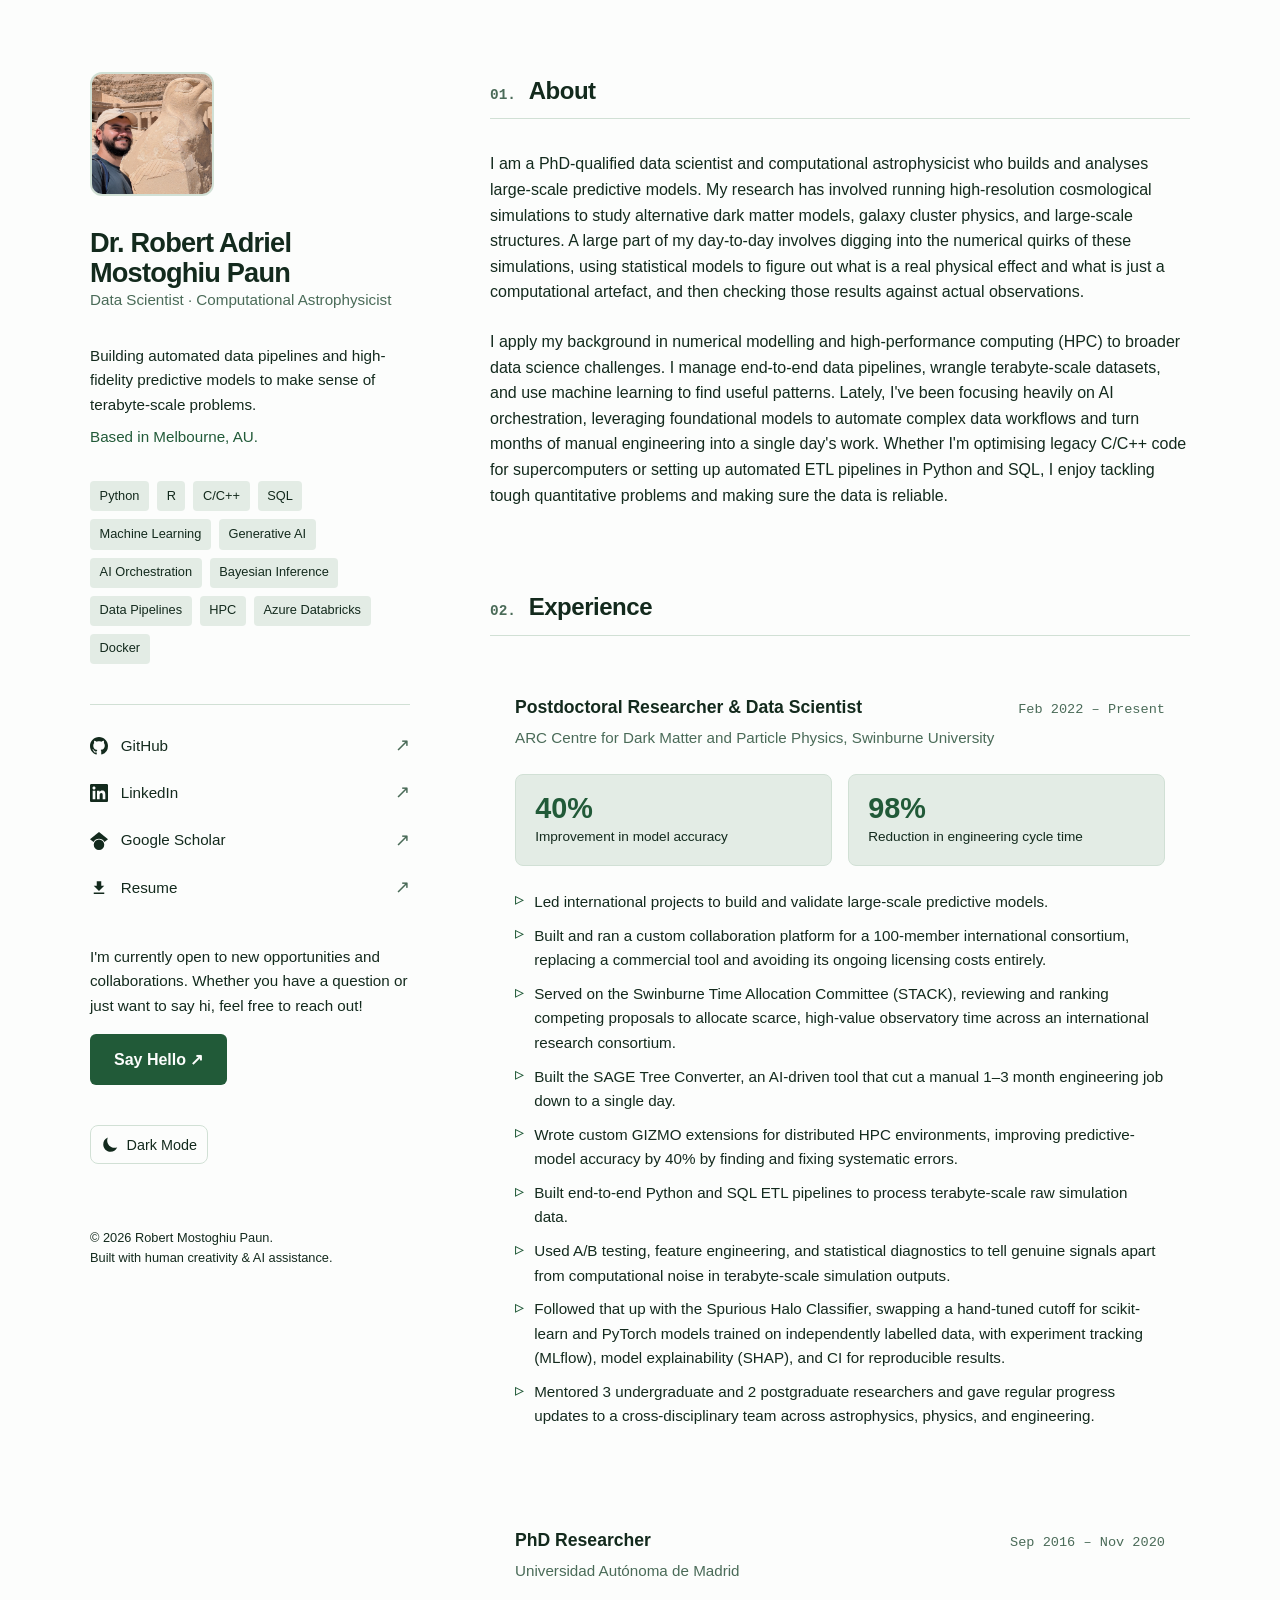
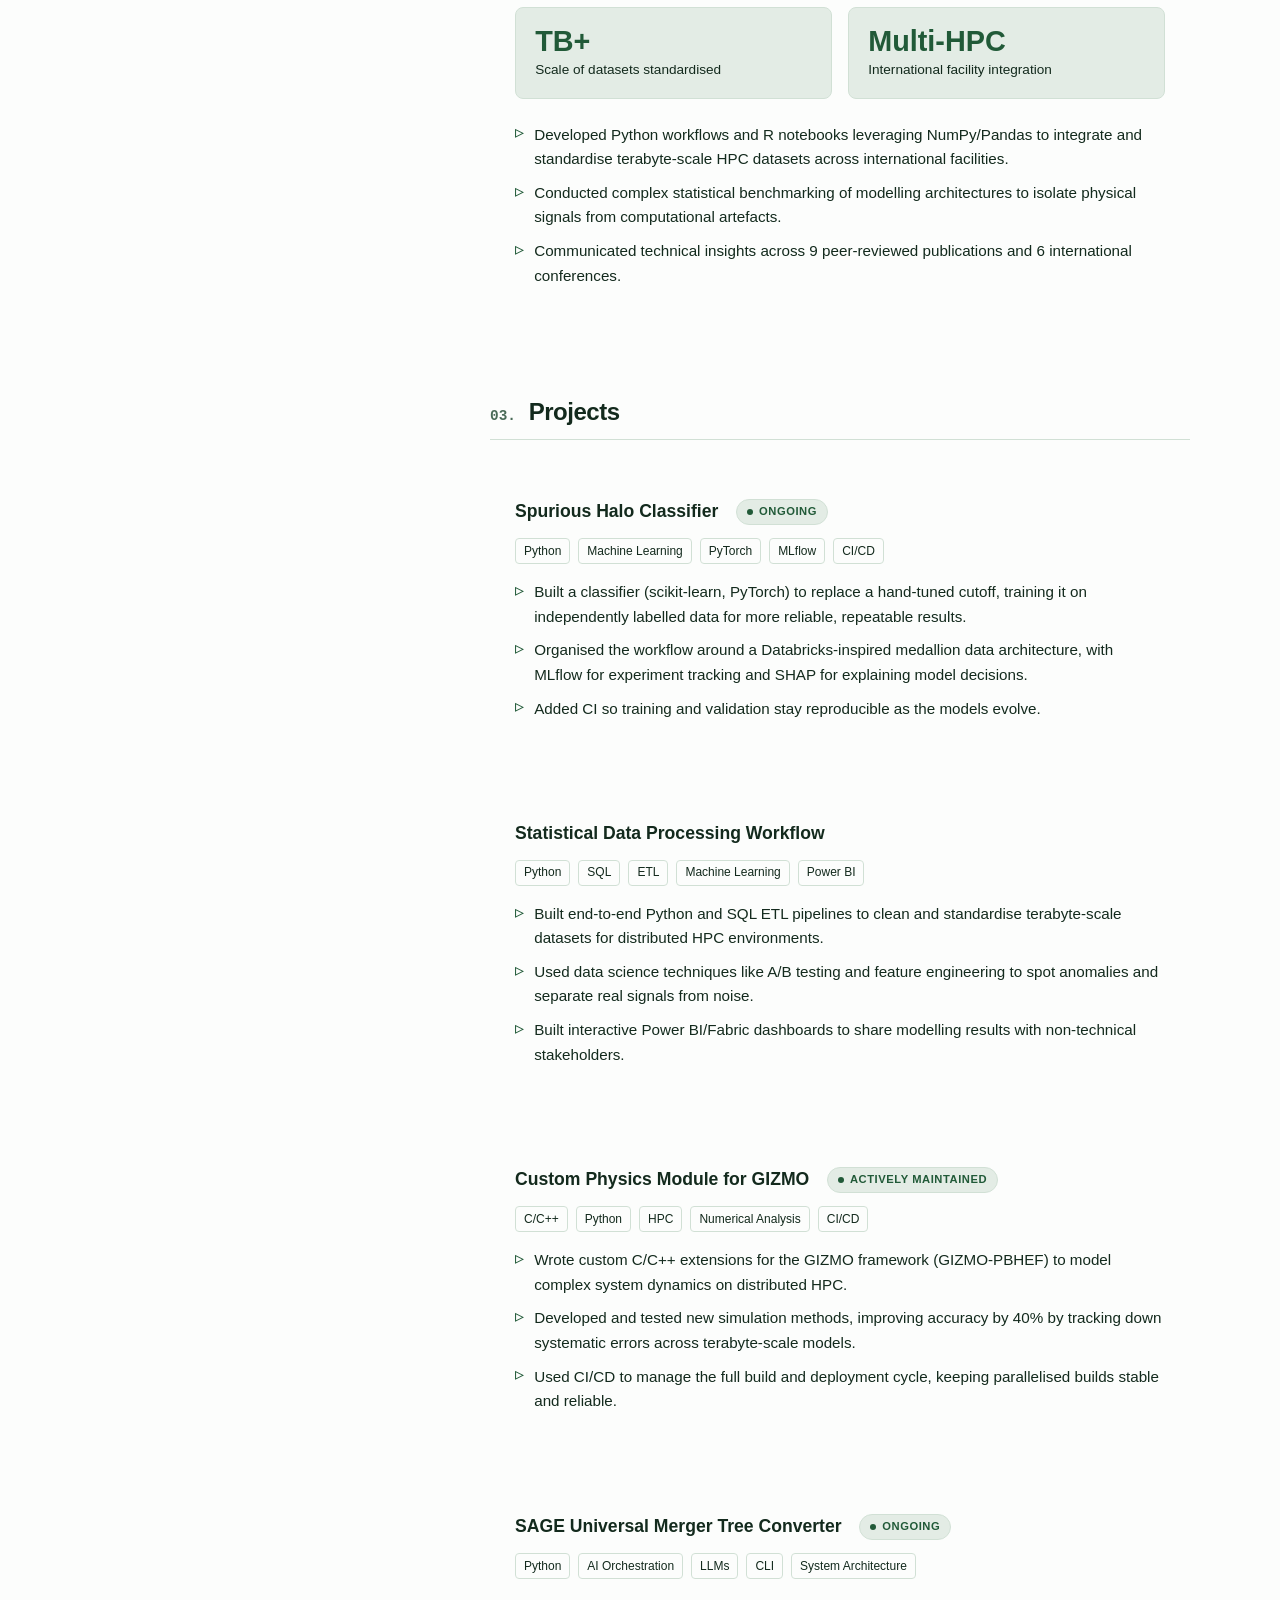
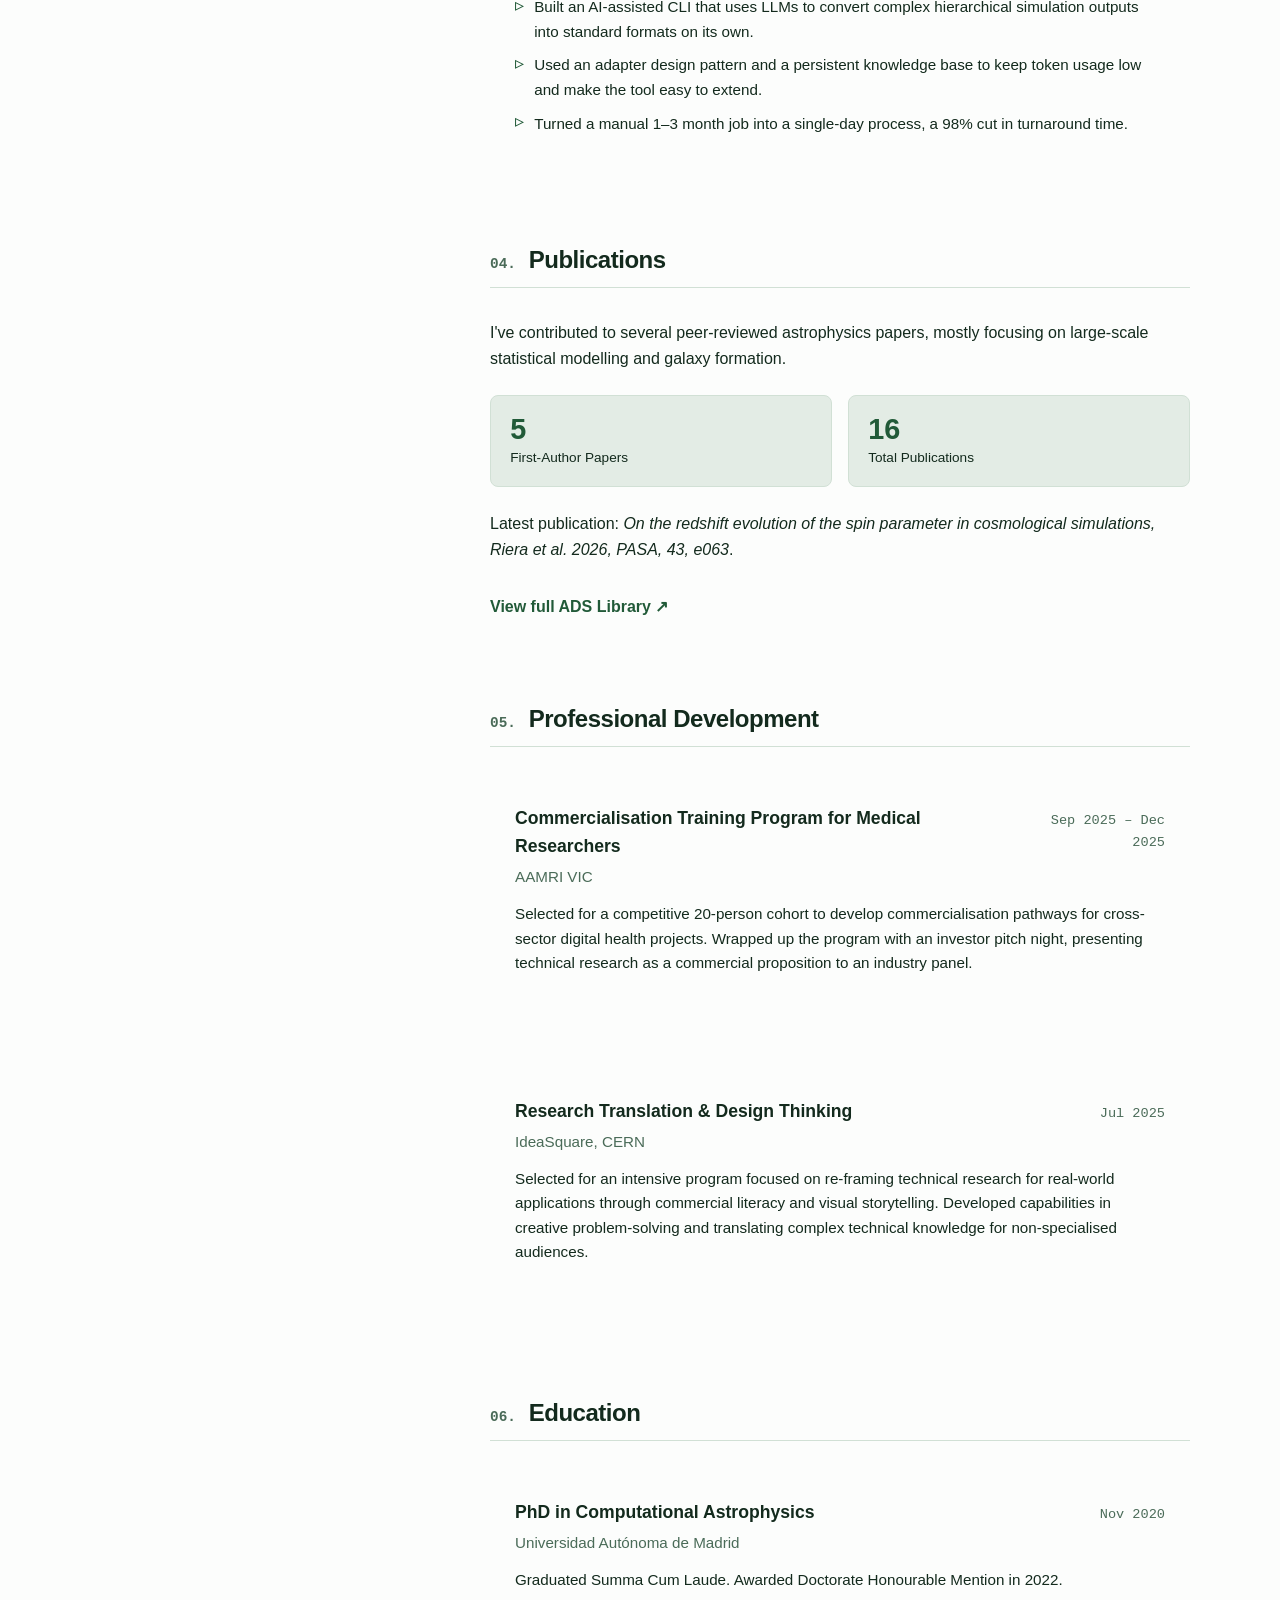
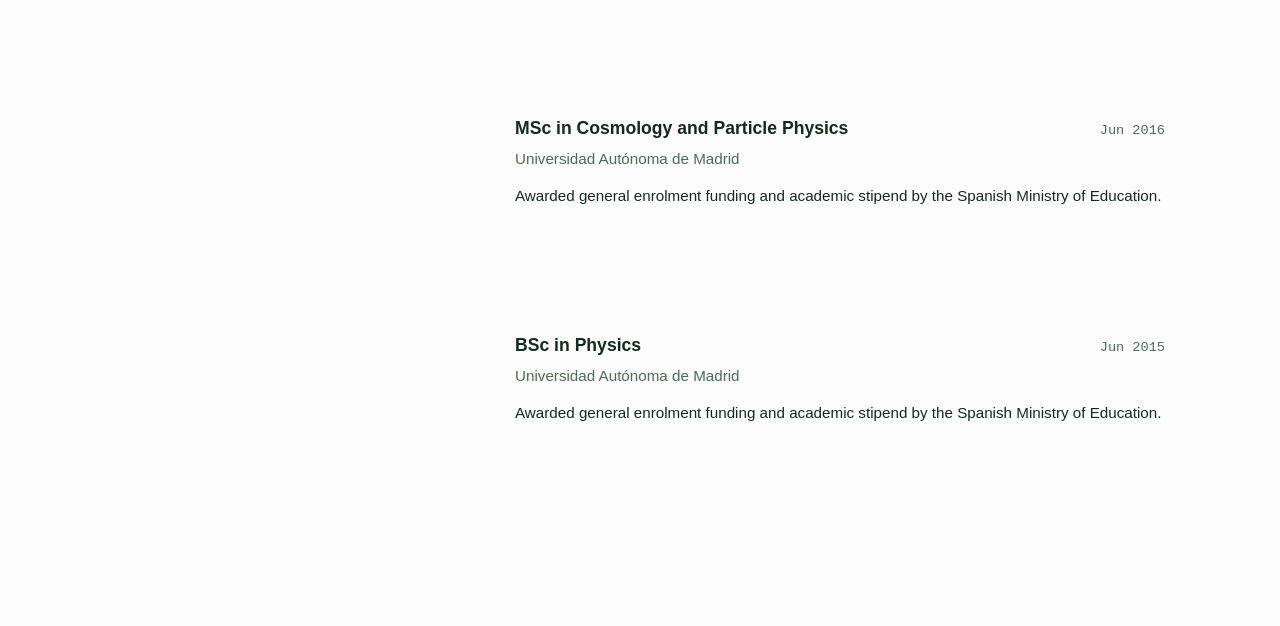
<file: index.html>
<!doctype html>
<html lang="en">
  <head>
    <meta charset="UTF-8" />
    <meta name="viewport" content="width=device-width, initial-scale=1.0" />
    <meta
      name="description"
      content="Portfolio of Dr. Robert Adriel Mostoghiu Paun, Data Scientist and Computational Astrophysicist."
    />
    <title>Portfolio</title>
    <link rel="stylesheet" href="./css/styles.css" />
    <script src="./js/main.js" defer></script>
    <script>
      // Check for saved theme preference or system preference immediately to prevent flash of unstyled content (FOUC)
      const savedTheme = localStorage.getItem("rmost-portfolio-theme");
      const systemPrefersDark = window.matchMedia(
        "(prefers-color-scheme: dark)",
      ).matches;

      if (savedTheme === "dark" || (!savedTheme && systemPrefersDark)) {
        document.documentElement.setAttribute("data-theme", "dark");
      }
    </script>
  </head>
  <body>
    <div class="container">
      <!-- Sidebar -->
      <aside class="sidebar">
        <img
          src="./images/horus_rob.jpg"
          class="profile-img"
          alt="Dr. Robert Adriel Mostoghiu Paun"
        />

        <div>
          <h1>Dr. Robert Adriel Mostoghiu Paun</h1>
          <p class="subtitle">Data Scientist · Computational Astrophysicist</p>
        </div>

        <p class="bio-short">
          Building automated data pipelines and high-fidelity predictive models to make sense of terabyte-scale problems.<br />
          <span class="location-tag">Based in Melbourne, AU.</span>
        </p>

        <div class="skills">
          <span class="skill-tag">Python</span>
          <span class="skill-tag">R</span>
          <span class="skill-tag">C/C++</span>
          <span class="skill-tag">SQL</span>
          <span class="skill-tag">Machine Learning</span>
          <span class="skill-tag">Generative AI</span>
          <span class="skill-tag">AI Orchestration</span>
          <span class="skill-tag">Bayesian Inference</span>
          <span class="skill-tag">Data Pipelines</span>
          <span class="skill-tag">HPC</span>
          <span class="skill-tag">Azure Databricks</span>
          <span class="skill-tag">Docker</span>
        </div>

        <nav class="links">
          <a
            href="https://github.com/robmost"
            target="_blank"
            rel="noopener noreferrer"
          >
            <div class="link-content">
              <svg viewBox="0 0 24 24" width="18" height="18">
                <path
                  d="M12 0C5.37 0 0 5.37 0 12c0 5.31 3.435 9.795 8.205 11.385.6.105.825-.255.825-.57 0-.285-.015-1.23-.015-2.235-3.015.555-3.795-.735-4.035-1.41-.135-.345-.72-1.41-1.23-1.695-.42-.225-1.02-.78-.015-.795.945-.015 1.62.87 1.845 1.23 1.08 1.815 2.805 1.305 3.495.99.105-.78.42-1.305.765-1.605-2.67-.3-5.46-1.335-5.46-5.925 0-1.305.465-2.385 1.23-3.225-.12-.3-.54-1.53.12-3.18 0 0 1.005-.315 3.3 1.23.96-.27 1.98-.405 3-.405s2.04.135 3 .405c2.295-1.56 3.3-1.23 3.3-1.23.66 1.65.24 2.88.12 3.18.765.84 1.23 1.905 1.23 3.225 0 4.605-2.805 5.625-5.475 5.925.435.375.81 1.095.81 2.22 0 1.605-.015 2.895-.015 3.3 0 .315.225.69.825.57A12.02 12.02 0 0024 12c0-6.63-5.37-12-12-12z"
                />
              </svg>
              GitHub
            </div>
          </a>
          <a
            href="https://www.linkedin.com/in/robert-mostoghiu-paun/"
            target="_blank"
            rel="noopener noreferrer"
          >
            <div class="link-content">
              <svg viewBox="0 0 24 24" width="18" height="18">
                <path
                  d="M20.447 20.452h-3.554v-5.569c0-1.328-.027-3.037-1.852-3.037-1.853 0-2.136 1.445-2.136 2.939v5.667H9.351V9h3.414v1.561h.046c.477-.9 1.637-1.85 3.37-1.85 3.601 0 4.267 2.37 4.267 5.455v6.286zM5.337 7.433c-1.144 0-2.063-.926-2.063-2.065 0-1.138.92-2.063 2.063-2.063 1.14 0 2.064.925 2.064 2.063 0 1.139-.925 2.065-2.064 2.065zm1.782 13.019H3.555V9h3.564v11.452zM22.225 0H1.771C.792 0 0 .774 0 1.729v20.542C0 23.227.792 24 1.771 24h20.451C23.2 24 24 23.227 24 22.271V1.729C24 .774 23.2 0 22.225 0z"
                />
              </svg>
              LinkedIn
            </div>
          </a>
          <a
            href="https://scholar.google.com/citations?user=hZyViXkAAAAJ&hl=en"
            target="_blank"
            rel="noopener noreferrer"
          >
            <div class="link-content">
              <svg viewBox="0 0 24 24" width="18" height="18">
                <path
                  d="M12 24a7 7 0 1 1 0-14 7 7 0 0 1 0 14zm0-24L0 9.5l4.838 3.94A8 8 0 0 1 12 9a8 8 0 0 1 7.162 4.44L24 9.5z"
                />
              </svg>
              Google Scholar
            </div>
          </a>
          <a
            href="./docs/rmostoghiupaun_resume.pdf"
            target="_blank"
            rel="noopener noreferrer"
          >
            <div class="link-content">
              <svg viewBox="0 0 24 24" width="18" height="18">
                <path d="M19 9h-4V3H9v6H5l7 7 7-7zM5 18v2h14v-2H5z" />
              </svg>
              Resume
            </div>
          </a>
        </nav>

        <div class="sidebar-contact">
          <p class="contact-text">
            I'm currently open to new opportunities and collaborations. Whether
            you have a question or just want to say hi, feel free to reach out!
          </p>
          <a href="mailto:robertadriel@gmail.com" class="btn-primary">
            Say Hello ↗
          </a>
        </div>

        <button
          class="theme-toggle"
          id="theme-toggle"
          aria-label="Toggle Dark Mode"
        >
          <svg class="icon-moon" viewBox="0 0 24 24" width="18" height="18">
            <path
              d="M21.752 15.002A9.718 9.718 0 0118 15.75c-5.385 0-9.75-4.365-9.75-9.75 0-1.45.318-2.828.882-4.052A9.75 9.75 0 003 11.25C3 16.635 7.365 21 12.75 21a9.728 9.728 0 008.573-5.25c-.19.08-.39.15-.571.252z"
            />
          </svg>
          <svg class="icon-sun" viewBox="0 0 24 24" width="18" height="18">
            <path
              d="M12 2.25a.75.75 0 01.75.75v2.25a.75.75 0 01-1.5 0V3a.75.75 0 01.75-.75zM7.5 12a4.5 4.5 0 119 0 4.5 4.5 0 01-9 0zM18.894 6.166a.75.75 0 00-1.06-1.06l-1.591 1.59a.75.75 0 101.06 1.061l1.591-1.59zM21.75 12a.75.75 0 01-.75.75h-2.25a.75.75 0 010-1.5H21a.75.75 0 01.75.75zM17.834 18.894a.75.75 0 001.06-1.06l-1.59-1.591a.75.75 0 10-1.061 1.06l1.59 1.591zM12 18.75a.75.75 0 01.75.75V21a.75.75 0 01-1.5 0v-1.5a.75.75 0 01.75-.75zM6.166 17.834a.75.75 0 00-1.06 1.06l1.59 1.591a.75.75 0 101.061-1.06l-1.59-1.591zM4.5 12a.75.75 0 01-.75.75H1.5a.75.75 0 010-1.5h2.25a.75.75 0 01.75.75zM6.166 5.106a.75.75 0 001.06 1.06L5.636 7.757a.75.75 0 00-1.061-1.06l1.59-1.591z"
            />
          </svg>
          <span id="theme-text">Dark Mode</span>
        </button>

        <div class="sidebar-footer">
          <p>
            &copy; 2026 Robert Mostoghiu Paun.<br />Built with human creativity
            &amp; AI assistance.
          </p>
        </div>
      </aside>

      <!-- About -->
      <main class="content">
        <section class="section">
          <div class="section-header">
            <span class="section-num">01.</span>
            <h2>About</h2>
          </div>
          <p>
            I am a PhD-qualified data scientist and computational astrophysicist who builds
            and analyses large-scale predictive models. My research has involved
            running high-resolution cosmological simulations to study
            alternative dark matter models, galaxy cluster physics, and
            large-scale structures. A large part of my day-to-day involves
            digging into the numerical quirks of these simulations, using
            statistical models to figure out what is a real physical effect and
            what is just a computational artefact, and then checking those
            results against actual observations.
          </p>
          <p>
            I apply my background in numerical modelling and high-performance
            computing (HPC) to broader data science challenges. I manage
            end-to-end data pipelines, wrangle terabyte-scale datasets, and use
            machine learning to find useful patterns. Lately, I've been focusing
            heavily on AI orchestration, leveraging foundational models to automate complex data
            workflows and turn months of manual engineering into a single day's work.
            Whether I'm optimising legacy C/C++ code for supercomputers or setting up
            automated ETL pipelines in Python and SQL, I enjoy tackling tough
            quantitative problems and making sure the data is reliable.
          </p>
        </section>

        <!-- Experience -->
        <section class="section">
          <div class="section-header">
            <span class="section-num">02.</span>
            <h2>Experience</h2>
          </div>

          <div class="item">
            <div class="item-header">
              <span class="item-title"
                >Postdoctoral Researcher & Data Scientist</span
              >
              <span class="item-meta">Feb 2022 – Present</span>
            </div>
            <div class="item-subtitle">ARC Centre for Dark Matter and Particle Physics, Swinburne University</div>

            <div class="stat-grid">
              <div class="stat-box">
                <span class="stat-number">40%</span>
                <span class="stat-label">Improvement in model accuracy</span>
              </div>
              <div class="stat-box">
                <span class="stat-number">98%</span>
                <span class="stat-label">Reduction in engineering cycle time</span>
              </div>
            </div>

            <ul class="item-bullets">
              <li>
                Led international projects to build and validate large-scale predictive models.
              </li>
              <li>
                Built and ran a custom collaboration platform for a 100-member international consortium, replacing a commercial tool and avoiding its ongoing licensing costs entirely.
              </li>
              <li>
                Served on the Swinburne Time Allocation Committee (STACK), reviewing and ranking competing proposals to allocate scarce, high-value observatory time across an international research consortium.
              </li>
              <li>
                Built the SAGE Tree Converter, an AI-driven tool that cut a manual 1–3 month engineering job down to a single day.
              </li>
              <li>
                Wrote custom GIZMO extensions for distributed HPC environments, improving predictive-model accuracy by 40% by finding and fixing systematic errors.
              </li>
              <li>
                Built end-to-end Python and SQL ETL pipelines to process terabyte-scale raw simulation data.
              </li>
              <li>
                Used A/B testing, feature engineering, and statistical diagnostics to tell genuine signals apart from computational noise in terabyte-scale simulation outputs.
              </li>
              <li>
                Followed that up with the Spurious Halo Classifier, swapping a hand-tuned cutoff for scikit-learn and PyTorch models trained on independently labelled data, with experiment tracking (MLflow), model explainability (SHAP), and CI for reproducible results.
              </li>
              <li>
                Mentored 3 undergraduate and 2 postgraduate researchers and gave regular progress updates to a cross-disciplinary team across astrophysics, physics, and engineering.
              </li>
            </ul>
          </div>

          <div class="item">
            <div class="item-header">
              <span class="item-title">PhD Researcher</span>
              <span class="item-meta">Sep 2016 – Nov 2020</span>
            </div>
            <div class="item-subtitle">Universidad Autónoma de Madrid</div>

            <div class="stat-grid">
              <div class="stat-box">
                <span class="stat-number">TB+</span>
                <span class="stat-label">Scale of datasets standardised</span>
              </div>
              <div class="stat-box">
                <span class="stat-number">Multi-HPC</span>
                <span class="stat-label">International facility integration</span>
              </div>
            </div>

            <ul class="item-bullets">
              <li>
                Developed Python workflows and R notebooks leveraging NumPy/Pandas to integrate and standardise terabyte-scale HPC datasets across international facilities.
              </li>
              <li>
                Conducted complex statistical benchmarking of modelling architectures to isolate physical signals from computational artefacts.
              </li>
              <li>
                Communicated technical insights across 9 peer-reviewed publications and 6 international conferences.
              </li>
            </ul>
          </div>
        </section>

        <!-- Projects -->
        <section class="section">
          <div class="section-header">
            <span class="section-num">03.</span>
            <h2>Projects</h2>
          </div>

          <div class="item">
            <div class="item-header">
              <span class="item-title"
                >Spurious Halo Classifier
                <span class="status-badge">
                  <span class="pulse-dot"></span>
                  Ongoing
                </span>
              </span>
            </div>
            <div class="project-tags">
              <span class="skill-tag">Python</span>
              <span class="skill-tag">Machine Learning</span>
              <span class="skill-tag">PyTorch</span>
              <span class="skill-tag">MLflow</span>
              <span class="skill-tag">CI/CD</span>
            </div>
            <ul class="item-bullets">
              <li>
                Built a classifier (scikit-learn, PyTorch) to replace a hand-tuned cutoff, training it on independently labelled data for more reliable, repeatable results.
              </li>
              <li>
                Organised the workflow around a Databricks-inspired medallion data architecture, with MLflow for experiment tracking and SHAP for explaining model decisions.
              </li>
              <li>
                Added CI so training and validation stay reproducible as the models evolve.
              </li>
            </ul>
          </div>

          <div class="item">
            <div class="item-header">
              <span class="item-title"
                >Statistical Data Processing Workflow</span
              >
            </div>
            <div class="project-tags">
              <span class="skill-tag">Python</span>
              <span class="skill-tag">SQL</span>
              <span class="skill-tag">ETL</span>
              <span class="skill-tag">Machine Learning</span>
              <span class="skill-tag">Power BI</span>
            </div>
            <ul class="item-bullets">
              <li>
                Built end-to-end Python and SQL ETL pipelines to clean and standardise terabyte-scale datasets for distributed HPC environments.
              </li>
              <li>
                Used data science techniques like A/B testing and feature engineering to spot anomalies and separate real signals from noise.
              </li>
              <li>
                Built interactive Power BI/Fabric dashboards to share modelling results with non-technical stakeholders.
              </li>
            </ul>
          </div>

          <div class="item">
            <div class="item-header">
              <span class="item-title"
                >Custom Physics Module for GIZMO
                <span class="status-badge">
                  <span class="pulse-dot"></span>
                  Actively Maintained
                </span>
              </span>
            </div>
            <div class="project-tags">
              <span class="skill-tag">C/C++</span>
              <span class="skill-tag">Python</span>
              <span class="skill-tag">HPC</span>
              <span class="skill-tag">Numerical Analysis</span>
              <span class="skill-tag">CI/CD</span>
            </div>
            <ul class="item-bullets">
              <li>
                Wrote custom C/C++ extensions for the GIZMO framework (GIZMO-PBHEF) to model complex system dynamics on distributed HPC.
              </li>
              <li>
                Developed and tested new simulation methods, improving accuracy by 40% by tracking down systematic errors across terabyte-scale models.
              </li>
              <li>
                Used CI/CD to manage the full build and deployment cycle, keeping parallelised builds stable and reliable.
              </li>
            </ul>
          </div>

          <div class="item">
            <div class="item-header">
              <span class="item-title"
                >SAGE Universal Merger Tree Converter
                <span class="status-badge">
                  <span class="pulse-dot"></span>
                  Ongoing
                </span>
              </span>
            </div>
            <div class="project-tags">
              <span class="skill-tag">Python</span>
              <span class="skill-tag">AI Orchestration</span>
              <span class="skill-tag">LLMs</span>
              <span class="skill-tag">CLI</span>
              <span class="skill-tag">System Architecture</span>
            </div>
            <ul class="item-bullets">
              <li>
                Built an AI-assisted CLI that uses LLMs to convert complex hierarchical simulation outputs into standard formats on its own.
              </li>
              <li>
                Used an adapter design pattern and a persistent knowledge base to keep token usage low and make the tool easy to extend.
              </li>
              <li>
                Turned a manual 1–3 month job into a single-day process, a 98% cut in turnaround time.
              </li>
            </ul>
          </div>
        </section>

        <!-- Publications -->
        <section class="section">
          <div class="section-header">
            <span class="section-num">04.</span>
            <h2>Publications</h2>
          </div>
          <p>
            I've contributed to several peer-reviewed astrophysics papers,
            mostly focusing on large-scale statistical modelling and galaxy
            formation.
          </p>

          <div class="stat-grid">
            <div class="stat-box">
              <span class="stat-number">5</span>
              <span class="stat-label">First-Author Papers</span>
            </div>
            <div class="stat-box">
              <span class="stat-number">16</span>
              <span class="stat-label">Total Publications</span>
            </div>
          </div>

          <p>
            Latest publication: <em>On the redshift evolution of the spin parameter in cosmological simulations, Riera et al. 2026, PASA, 43, e063</em>.
          </p>

          <div class="ads-library-link">
            <a
              href="https://ui.adsabs.harvard.edu/user/libraries/IPRUqRaDSnCsOrF4077b2Q"
              target="_blank"
              class="text-link"
            >
              View full ADS Library ↗
            </a>
          </div>
        </section>

        <!-- Professional Development -->
        <section class="section">
          <div class="section-header">
            <span class="section-num">05.</span>
            <h2>Professional Development</h2>
          </div>

          <div class="item">
            <div class="item-header">
              <span class="item-title">Commercialisation Training Program for Medical Researchers</span>
              <span class="item-meta">Sep 2025 – Dec 2025</span>
            </div>
            <div class="item-subtitle">AAMRI VIC</div>
            <p class="item-desc">
              Selected for a competitive 20-person cohort to develop commercialisation pathways for cross-sector digital health projects. Wrapped up the program with an investor pitch night, presenting technical research as a commercial proposition to an industry panel.
            </p>
          </div>

          <div class="item">
            <div class="item-header">
              <span class="item-title">Research Translation & Design Thinking</span>
              <span class="item-meta">Jul 2025</span>
            </div>
            <div class="item-subtitle">IdeaSquare, CERN</div>
            <p class="item-desc">
              Selected for an intensive program focused on re-framing technical research for real-world applications through commercial literacy and visual storytelling. Developed capabilities in creative problem-solving and translating complex technical knowledge for non-specialised audiences.
            </p>
          </div>
        </section>

        <!-- Education -->
        <section class="section">
          <div class="section-header">
            <span class="section-num">06.</span>
            <h2>Education</h2>
          </div>

          <div class="item">
            <div class="item-header">
              <span class="item-title">PhD in Computational Astrophysics</span>
              <span class="item-meta">Nov 2020</span>
            </div>
            <div class="item-subtitle">Universidad Autónoma de Madrid</div>
            <p class="item-desc">
              Graduated Summa Cum Laude. Awarded Doctorate Honourable Mention in
              2022.
            </p>
          </div>

          <div class="item">
            <div class="item-header">
              <span class="item-title">MSc in Cosmology and Particle Physics</span>
              <span class="item-meta">Jun 2016</span>
            </div>
            <div class="item-subtitle">Universidad Autónoma de Madrid</div>
            <p class="item-desc">
              Awarded general enrolment funding and academic stipend by the Spanish Ministry of Education.
            </p>
          </div>

          <div class="item">
            <div class="item-header">
              <span class="item-title">BSc in Physics</span>
              <span class="item-meta">Jun 2015</span>
            </div>
            <div class="item-subtitle">Universidad Autónoma de Madrid</div>
            <p class="item-desc">
              Awarded general enrolment funding and academic stipend by the Spanish Ministry of Education.
            </p>
          </div>
        </section>
      </main>
    </div>
  </body>
</html>
</file>
<file: css/styles.css>
:root {
  --bg-colour: #fcfdfc;
  --text-main: #132a1d;
  --text-muted: #4a6b58;
  --border-colour: #d1e0d5;
  --tag-bg: #e3ece5;
  --hover-bg: #e3ece5;
  --accent-colour: #215a38;
}

[data-theme="dark"] {
  --bg-colour: #131a16;
  --text-main: #e3ece5;
  --text-muted: #9ab5a6;
  --border-colour: #2a3f32;
  --tag-bg: #1e3025;
  --hover-bg: #24382c;
  --accent-colour: #4ade80;
}

body {
  font-family:
    -apple-system, BlinkMacSystemFont, "Segoe UI", Roboto, Helvetica, Arial,
    sans-serif;
  background-color: var(--bg-colour);
  color: var(--text-main);
  line-height: 1.6;
  margin: 0;
  padding: 0;
  -webkit-font-smoothing: antialiased;
  text-align: left;
}

.container {
  max-width: 1100px;
  margin: 0 auto;
  padding: 8vh 2rem;
  display: grid;
  grid-template-columns: 320px 1fr;
  gap: 5rem;
}

@media (max-width: 900px) {
  .container {
    grid-template-columns: 1fr;
    gap: 3rem;
    padding: 2rem;
  }
  .sidebar {
    position: static !important;
  }
}

/* --- SIDEBAR --- */
.sidebar {
  position: sticky;
  top: 8vh;
  align-self: start;
  display: flex;
  flex-direction: column;
  gap: 1.5rem;
}

.profile-img {
  width: 120px;
  height: 120px;
  border-radius: 12px;
  background-color: var(--tag-bg);
  object-fit: cover;
  border: 2px solid var(--border-colour);
  margin-bottom: 0.5rem;
}

h1 {
  font-size: 1.7rem;
  font-weight: 700;
  margin: 0;
  letter-spacing: -0.03em;
  line-height: 1.1;
}

.subtitle {
  font-size: 0.95rem;
  color: var(--text-muted);
  margin: 0 0 0.5rem 0;
  font-weight: 500;
}

.bio-short {
  font-size: 0.95rem;
  color: var(--text-main);
  margin: 0;
}

.skills {
  display: flex;
  flex-wrap: wrap;
  gap: 0.5rem;
  margin-top: 0.5rem;
}

.skill-tag {
  background-color: var(--tag-bg);
  color: var(--text-main);
  font-size: 0.8rem;
  padding: 0.3rem 0.6rem;
  border-radius: 4px;
  font-weight: 500;
}

.links {
  display: flex;
  flex-direction: column;
  gap: 0.8rem;
  margin-top: 1rem;
  padding-top: 1.5rem;
  border-top: 1px solid var(--border-colour);
}

.links a {
  color: var(--text-main);
  text-decoration: none;
  font-size: 0.95rem;
  font-weight: 500;
  display: inline-flex;
  align-items: center;
  justify-content: space-between;
  transition: color 0.2s ease;
  border-radius: 4px;
  padding: 0.2rem 0;
}

.links a svg {
  fill: currentColor;
  transition: fill 0.2s ease;
}

.links a:hover,
.links a:hover svg {
  color: var(--accent-colour);
  fill: var(--accent-colour);
}

.links a:focus-visible {
  outline: 2px solid var(--accent-colour);
  outline-offset: 4px;
}

.link-content {
  display: flex;
  align-items: center;
  gap: 0.8rem;
}

.links a::after {
  content: "↗";
  font-family: monospace;
  font-size: 1.1rem;
  color: var(--text-muted);
}

/* --- MAIN CONTENT --- */
.section {
  margin-bottom: 5rem;
}

.section-header {
  display: flex;
  align-items: baseline;
  gap: 0.8rem;
  margin-bottom: 2rem;
  border-bottom: 1px solid var(--border-colour);
  padding-bottom: 0.5rem;
}

.section-num {
  font-family: ui-monospace, SFMono-Regular, Menlo, Monaco, Consolas, monospace;
  font-size: 0.9rem;
  color: var(--text-muted);
  font-weight: 600;
}

h2 {
  font-size: 1.5rem;
  font-weight: 600;
  margin: 0;
  letter-spacing: -0.02em;
  color: var(--text-main);
}

p {
  margin: 0 0 1.5rem 0;
  color: var(--text-main);
}

/* --- ITEMS (Projects/Experience) --- */
.item {
  margin-bottom: 3rem;
  padding: 1.5rem;
  border-radius: 8px;
  transition: background-color 0.15s ease, border-color 0.15s ease, transform 0.15s ease;
  border: 1px solid transparent;
  will-change: transform, background-color, border-color;
}

.item:hover {
  background-color: var(--hover-bg);
  border-color: var(--border-colour);
  transform: translateY(-2px);
}

.item-header {
  display: flex;
  justify-content: space-between;
  align-items: baseline;
  margin-bottom: 0.3rem;
}

.item-title {
  font-size: 1.1rem;
  font-weight: 600;
  color: var(--text-main);
}

.item-meta {
  font-family: ui-monospace, SFMono-Regular, Menlo, Monaco, Consolas, monospace;
  font-size: 0.85rem;
  color: var(--text-muted);
  text-align: right;
}

.item-subtitle {
  font-weight: 500;
  margin-bottom: 0.8rem;
  color: var(--text-muted);
  font-size: 0.95rem;
}

.item-desc {
  color: var(--text-main);
  font-size: 0.95rem;
}

/* --- BULLET LISTS --- */
.item-bullets {
  list-style: none;
  padding: 0;
  margin: 0;
  display: flex;
  flex-direction: column;
  gap: 0.6rem;
}

.item-bullets li {
  position: relative;
  padding-left: 1.2rem;
  color: var(--text-main);
  font-size: 0.95rem;
  line-height: 1.6;
}

.item-bullets li::before {
  content: "▹";
  position: absolute;
  left: 0;
  top: 0.1rem;
  color: var(--accent-colour);
  font-size: 1.1rem;
  line-height: 1;
}

/* --- STAT BLOCKS --- */
.stat-grid {
  display: grid;
  grid-template-columns: repeat(auto-fit, minmax(140px, 1fr));
  gap: 1rem;
  margin: 1.5rem 0;
}

.stat-box {
  background-color: var(--tag-bg);
  padding: 1.2rem;
  border-radius: 8px;
  border: 1px solid var(--border-colour);
  display: flex;
  flex-direction: column;
  gap: 0.3rem;
}

.stat-number {
  font-size: 1.8rem;
  font-weight: 700;
  color: var(--accent-colour);
  line-height: 1;
}

.stat-label {
  font-size: 0.85rem;
  color: var(--text-main);
  font-weight: 500;
  line-height: 1.3;
}

/* --- STATUS BADGE --- */
.status-badge {
  display: inline-flex;
  align-items: center;
  gap: 0.4rem;
  font-size: 0.7rem;
  font-weight: 700;
  padding: 0.2rem 0.6rem;
  border-radius: 999px;
  background-color: var(--tag-bg);
  color: var(--accent-colour);
  border: 1px solid var(--border-colour);
  text-transform: uppercase;
  letter-spacing: 0.05em;
  margin-left: 0.8rem;
  vertical-align: middle;
}

.pulse-dot {
  width: 6px;
  height: 6px;
  background-color: var(--accent-colour);
  border-radius: 50%;
  animation: pulse 2s infinite;
}

@keyframes pulse {
  0% {
    box-shadow: 0 0 0 0 var(--accent-colour);
  }
  70% {
    box-shadow: 0 0 0 4px transparent;
  }
  100% {
    box-shadow: 0 0 0 0 transparent;
  }
}

/* --- PROJECT TAGS --- */
.project-tags {
  display: flex;
  flex-wrap: wrap;
  gap: 0.5rem;
  margin-top: 0.8rem;
  margin-bottom: 1rem;
}

.project-tags .skill-tag {
  font-size: 0.75rem;
  padding: 0.15rem 0.5rem;
  background-color: transparent;
  border: 1px solid var(--border-colour);
}

.highlight {
  font-weight: 600;
  color: var(--accent-colour);
}

/* --- THEME TOGGLE --- */
.theme-toggle {
  background: none;
  border: 1px solid var(--border-colour);
  color: var(--text-main);
  padding: 0.6rem;
  border-radius: 8px;
  cursor: pointer;
  display: flex;
  align-items: center;
  justify-content: center;
  gap: 0.5rem;
  font-size: 0.9rem;
  font-weight: 500;
  transition: all 0.2s ease;
  margin-top: 1rem;
  width: fit-content;
}

.theme-toggle:hover {
  background-color: var(--tag-bg);
  color: var(--accent-colour);
  border-color: var(--accent-colour);
}

.theme-toggle svg {
  fill: currentColor;
}

/* Hide sun icon in light mode, hide moon icon in dark mode */
[data-theme="dark"] .icon-moon {
  display: none;
}
[data-theme="light"] .icon-sun,
:root:not([data-theme="dark"]) .icon-sun {
  display: none;
}

/* --- SIDEBAR FOOTER --- */
.sidebar-footer {
  margin-top: 2.5rem;
  color: var(--text-muted);
  font-size: 0.8rem;
  line-height: 1.5;
}

.sidebar-footer p {
  margin: 0;
}

.sidebar-contact {
  margin-top: 1rem;
}

.sidebar-contact .contact-text {
  font-size: 0.95rem;
  color: var(--text-main);
  margin-bottom: 0.5rem;
}

.sidebar-contact .btn-primary {
  margin-top: 0.5rem;
}

/* --- BUTTONS --- */
.btn-primary {
  display: inline-block;
  margin-top: 1rem;
  padding: 0.8rem 1.5rem;
  background-color: var(--accent-colour);
  color: var(--bg-colour);
  text-decoration: none;
  font-weight: 600;
  border-radius: 6px;
  transition: opacity 0.2s ease;
}

.btn-primary:hover {
  opacity: 0.9;
}

.location-tag {
  color: var(--accent-colour);
  font-weight: 500;
  display: inline-block;
  margin-top: 0.5rem;
}

.ads-library-link {
  margin-top: 2rem;
}

.text-link {
  color: var(--accent-colour);
  text-decoration: none;
  font-weight: 600;
}

.text-link:hover {
  text-decoration: underline;
}
</file>
